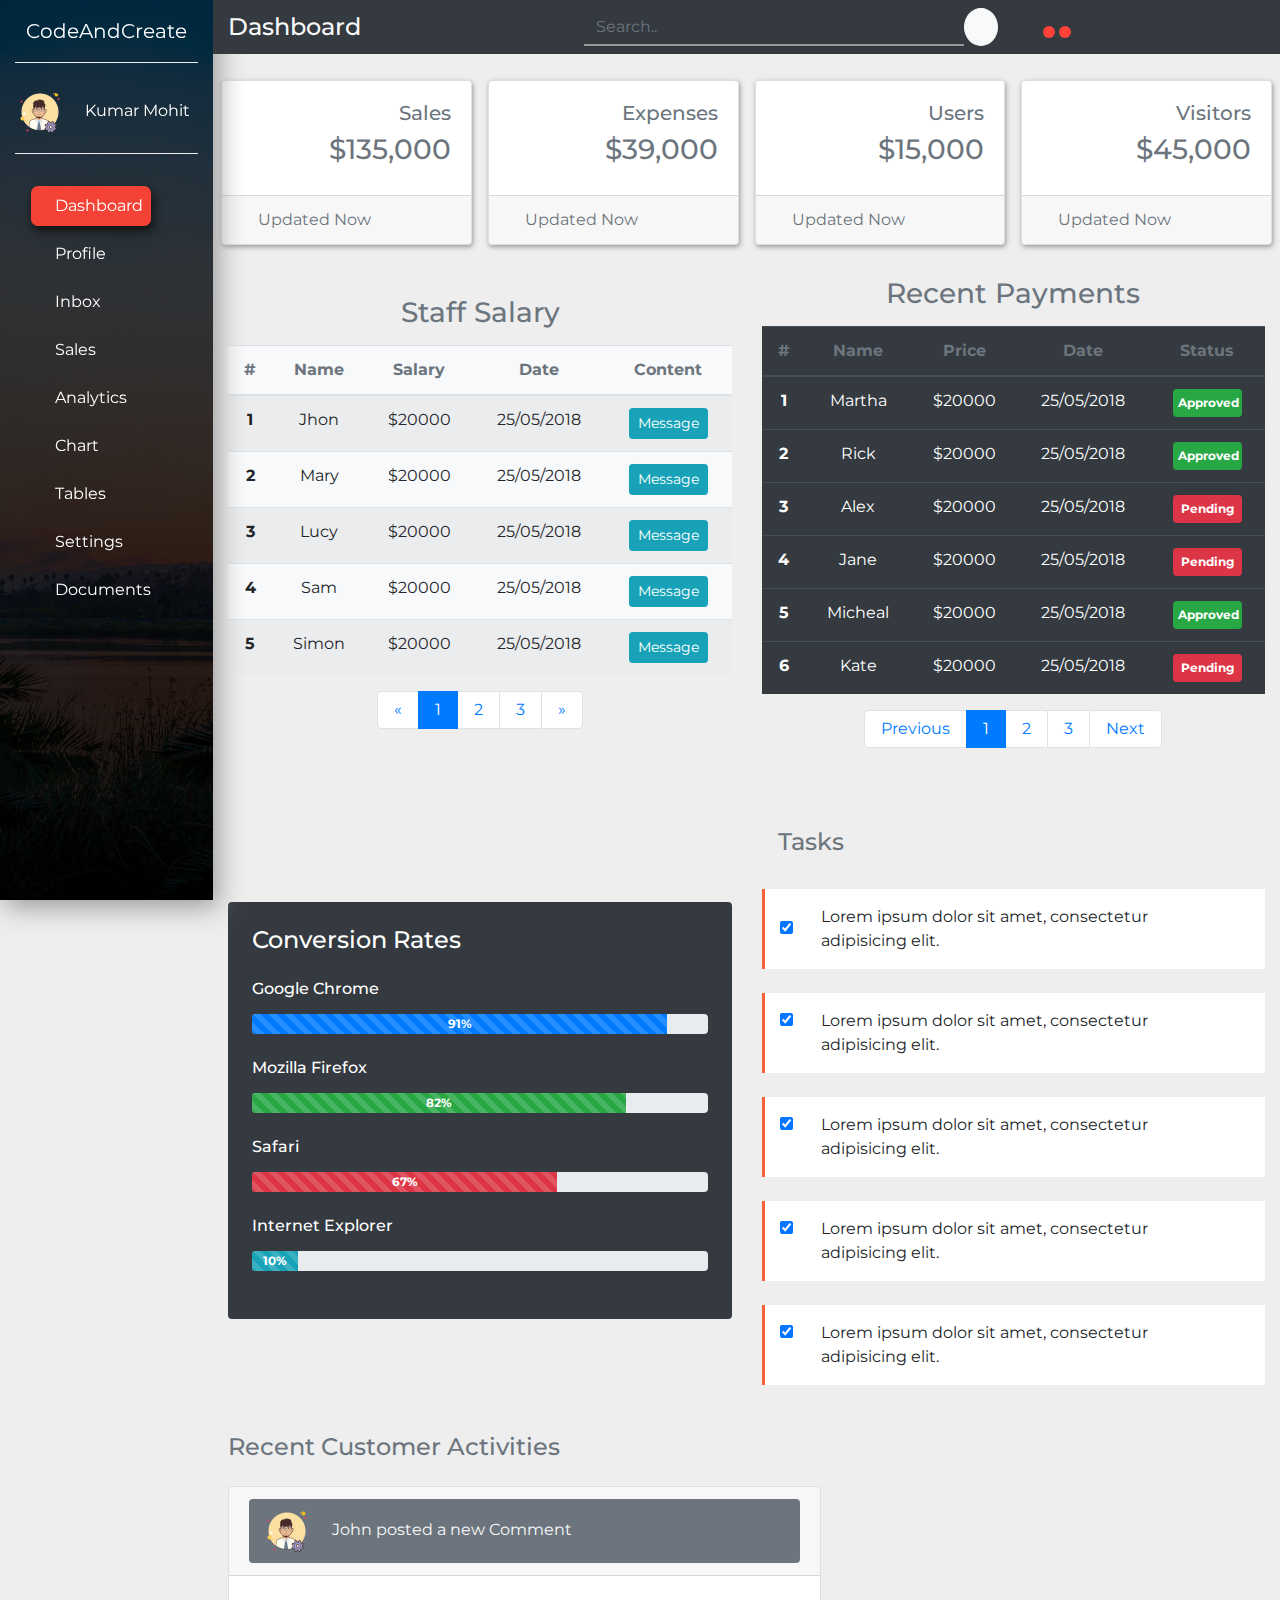
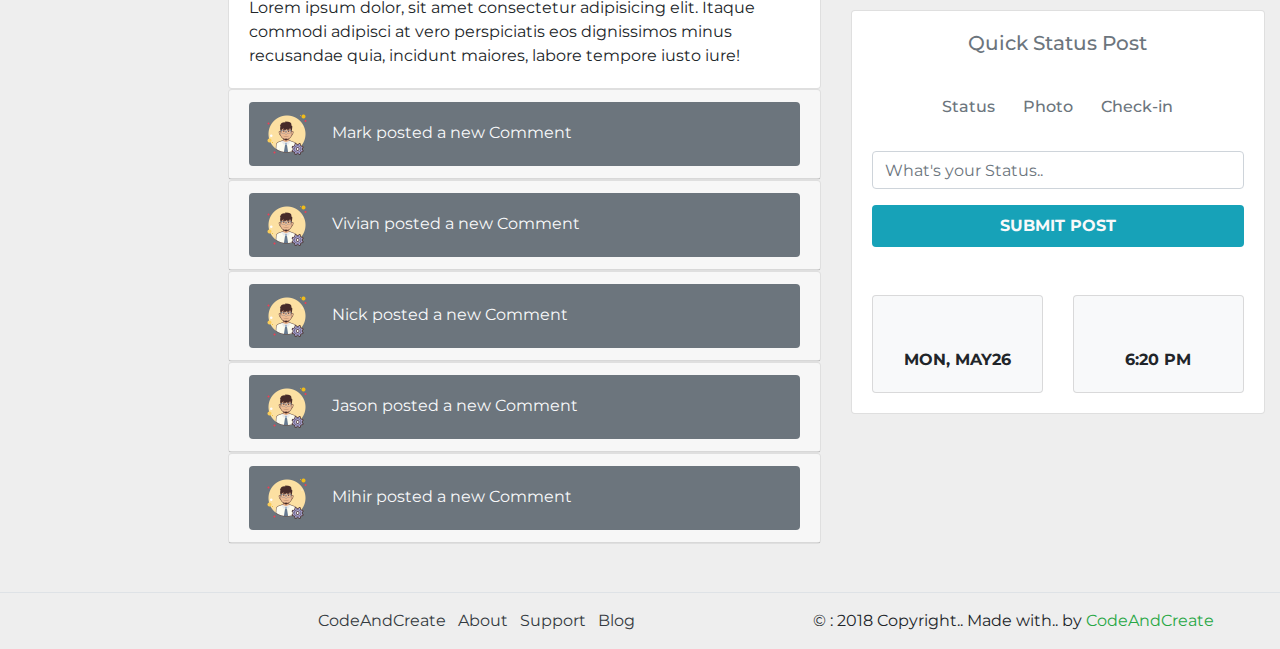
<file: index.html>
<!DOCTYPE html>
<html lang="en">
    <head>
        <meta chartset="utf-8">
        <meta name="viewport" content="width=device-width, initial-scale=1, shrink-to-fit-=no">
        <link rel='title icon' href='images/image1.jpeg'>
        <link rel="stylesheet" href="https://stackpath.bootstrapcdn.com/bootstrap/4.3.1/css/bootstrap.min.css" 
        integrity="sha384-ggOyR0iXCbMQv3Xipma34MD+dH/1fQ784/j6cY/iJTQUOhcWr7x9JvoRxT2MZw1T" 
        crossorigin="anonymous">
        <!--<script defer src='https://use.fontawesome.com/releases/v5.0.10/js/all.js'
        integrity='' 
        crossorigin="anonymous"></script>-->
        <!-- <script src="font.js"></script> -->
        <script src="fontAwesome.js"></script>
        <!-- <script src="https://kit.fontawesome.com/d8658c5839.js" crossorigin="anonymous"></script> -->
        <link href="https://fonts.googleapis.com/css2?family=Montserrat" rel="stylesheet">
        <link rel="stylesheet" href="style.css"> 
        <title>Admin Dashboard</title>
    </head>
    <body>
        <!--nav bar--> 
        <nav class="navbar navbar-expand-md navbar-light">
            <button class="navbar-toggler ml-auto mb-2 bg-light" 
            type="button" data-toggle="collapse" 
            data-target="#myNavbar">
                <span class="navbar-toggler-icon"></span>
            </button>
            <div class="collapse navbar-collapse" id="myNavbar">
               <div class="container-fluid">
                   <div class="row">
                       <!--nav side bar-->
                       <div class="col-xl-2 col-lg-3 col-md-4 sidebar fixed-top">
                           <a href="#" class="navbar-brand text-white 
                           d-block mx-auto text-center py-3 mb-4
                           button-border">CodeAndCreate</a>
                           <div class="button-border pb-3">
                               <img src="images/admin.jpeg" width="50"
                               class="rounded-circle mr-3">
                               <a href="#" class="text-white">Kumar Mohit</a>
                        </div>
                        <ul class="navbar nav flex-column mt-4">
                            <li class="nav-item mr-auto"><a href="#" 
                                class="nav-link text-white p-2 mb-2 current">
                                <i class="fas fa-home text-light fa-lg mr-3">
                                    </i>Dashboard</a>
                            </li>
                            <li class="nav-item mr-auto"><a href="#" 
                                class="nav-link text-white p-2 mb-2 sidebar-link">
                                <i class="fas fa-user text-light fa-lg mr-3">
                                    </i>Profile</a>
                            </li>
                            <li class="nav-item mr-auto"><a href="#" 
                                class="nav-link text-white p-2 mb-2 sidebar-link">
                                <i class="fas fa-envelope text-light fa-lg mr-3">
                                    </i>Inbox</a>
                            </li>
                            <li class="nav-item mr-auto"><a href="#" 
                                class="nav-link text-white p-2 mb-2 sidebar-link">
                                <i class="fas fa-shopping-cart text-light fa-lg mr-3">
                                    </i>Sales</a>
                            </li>
                            <li class="nav-item mr-auto"><a href="#" 
                                class="nav-link text-white p-2 mb-2 sidebar-link">
                                <i class="fas fa-chart-line text-light fa-lg mr-3">
                                    </i>Analytics</a>
                            </li>
                            <li class="nav-item mr-auto"><a href="#" 
                                class="nav-link text-white p-2 mb-2 sidebar-link">
                                <i class="fas fa-chart-bar text-light fa-lg mr-3">
                                    </i>Chart</a>
                            </li>
                            <li class="nav-item mr-auto"><a href="#" 
                                class="nav-link text-white p-2 mb-2 sidebar-link">
                                <i class="fas fa-table text-light fa-lg mr-3">
                                    </i>Tables</a>
                            </li>
                            <li class="nav-item mr-auto"><a href="#" 
                                class="nav-link text-white p-2 mb-2 sidebar-link">
                                <i class="fas fa-wrench text-light fa-lg mr-3">
                                    </i>Settings</a>
                            </li>
                            <li class="nav-item mr-auto"><a href="#" 
                                class="nav-link text-white p-2 mb-2 sidebar-link">
                                <i class="fas fa-file-alt text-light fa-lg mr-3">
                                    </i>Documents</a>
                            </li>
                        </ul>

                       </div>
                       <!--nav side bar end-->
                       <!--top bar-->
                       <div class=" col-xl-10 col-lg-9 col-md-8 ml-auto bg-dark fixed-top py-2 top-navbar">
                           <div class="row align-items-center">
                               <div class="col-md-4">
                                   <h4 class="text-light 
                                   test-uppercase mb-0">Dashboard</h4>

                               </div>
                               <div class="col-md-5">
                                   <form>
                                       <div class="input-group">
                                           <input type="text" class="form-control search-input"
                                           placeholder="Search..">
                                           <button type="button" class="btn btn-light search-button">
                                               <i class="fas fa-search text-danger"></i>

                                           </button>
                                       </div>
                                   </form>

                               </div>
                               <div class="col-md 3">
                                   <ul class="navbar-nav">
                                       <li class="nav-item icon-parent">
                                           <a href="#" class="nav-link icon-bullet">
                                            <i class="fas fa-comments text-muted fa-lg"></i>
                                           </a>
                                       </li>
                                       <li class="nav-item icon-parent">
                                        <a href="#" class="nav-link icon-bullet">
                                         <i class="fas fa-bell text-muted fa-lg"></i>
                                        </a>
                                    </li>
                                    <li class="nav-item ml-md-auto">
                                        <a href="#" class="nav-link" data-toggle="modal"
                                        data-target="#sign-out">
                                         <i class="fas fa-sign-out-alt text-danger fa-lg"></i>
                                        </a>
                                    </li>
                                   </ul>
                               </div>
                           </div>
                       </div>
                       <!--end of top bar-->               
                    </div>         
                </div>
            </div>
        </nav>
        <!--end of nav bar-->
        <!-- modal -->
        <div class="modal fade" id="sign-out">
            <div class="modal-dialog">
                <div class="modal-content">
                    <div class="modal-header">
                        <h4 class="modaltitle">Want to leave?</h4> 
                        <button type="button" class="close" 
                        data-dismiss="modal">&times;
                    </button>                        
                    </div>
                    <div class="modal-body">
                        Press Logout to leave
                    </div>
                    <div class="modal-footer">
                        <button type="button" class="btn btn-success"
                        data-dismiss="modal">Stay Here</button>
                        <button type="button" class="btn btn-danger"
                        data-dismiss="modal">Logout</button>
                    </div>
                </div>
            </div>
        </div>
        <!-- end of modal -->
        <!-- cards -->
        <section>
            <div class="container-fluid">
                <div class="row">
                    <div class="col-xl-10 col-lg-9 col-md-8 ml-auto">
                        <div class="row pt-md-5 mt-md-2 mb-4">
                            <div class="col-xl-3 col-sm-6 col-md-6 p-2">
                                <div class="card card-common">
                                    <div class="card-body">
                                        <div class="d-flex justify-content-between">
                                            <i class="fas fa-shopping-cart fa-3x 
                                            text-warning"></i>
                                            <div class="text-right text-secondary">
                                                <h5>Sales</h5>
                                                <h3>$135,000</h3>
                                            </div>
                                        </div>
                                    </div>
                                    <div class="card-footer text-secondary">
                                        <i class="fas fa-sync mr-3"></i>
                                        <span>Updated Now</span>
                                    </div>
                                </div>
                            </div>
                            <div class="col-xl-3 col-sm-6 col-md-6 p-2">
                                <div class="card card-common">
                                    <div class="card-body">
                                        <div class="d-flex justify-content-between">
                                            <i class="fas fa-money-bill-alt fa-3x 
                                            text-success"></i>
                                            <div class="text-right text-secondary">
                                                <h5>Expenses</h5>
                                                <h3>$39,000</h3>
                                            </div>
                                        </div>
                                    </div>
                                    <div class="card-footer text-secondary">
                                        <i class="fas fa-sync mr-3"></i>
                                        <span>Updated Now</span>
                                    </div>
                                </div>
                            </div>
                            <div class="col-xl-3 col-sm-6 col-md-6 p-2">
                                <div class="card card-common">
                                    <div class="card-body">
                                        <div class="d-flex justify-content-between">
                                            <i class="fas fa-users fa-3x 
                                            text-info"></i>
                                            <div class="text-right text-secondary">
                                                <h5>Users</h5>
                                                <h3>$15,000</h3>
                                            </div>
                                        </div>
                                    </div>
                                    <div class="card-footer text-secondary">
                                        <i class="fas fa-sync mr-3"></i>
                                        <span>Updated Now</span>
                                    </div>
                                </div>
                            </div>
                            <div class="col-xl-3 col-sm-6 col-md-6 p-2">
                                <div class="card card-common">
                                    <div class="card-body">
                                        <div class="d-flex justify-content-between">
                                            <i class="fas fa-chart-line fa-3x 
                                            text-danger"></i>
                                            <div class="text-right text-secondary">
                                                <h5>Visitors</h5>
                                                <h3>$45,000</h3>
                                            </div>
                                        </div>
                                    </div>
                                    <div class="card-footer text-secondary">
                                        <i class="fas fa-sync mr-3"></i>
                                        <span>Updated Now</span>
                                    </div>
                                </div>
                            </div>
                        </div>
                    </div>
                </div>
            </div>
        </section>
        <!-- end of card -->
        <!-- tables -->
        <section>
            <div class="container-fluid">
                <div class="row mb-5">
                    <div class="col-xl-10 col-md-8 col-lg-9 ml-auto">
                        <div class="row align-items-center">
                            <div class="col-xl-6 col-12 mb-4 mb-xl-0">
                                <h3 class="text-muted text-center mb-3">Staff Salary</h3>
                                <table class="table table-striped bg-light text-center">
                                    <thead>
                                        <tr class="text-muted">
                                            <th>#</th>
                                            <th>Name</th>
                                            <th>Salary</th>
                                            <th>Date</th>
                                            <th>Content</th>
                                        </tr>
                                    </thead>
                                    <tbody>
                                        <tr>
                                            <th>1</th>
                                            <td>Jhon</td>
                                            <td>$20000</td>
                                            <td>25/05/2018</td>
                                            <td><button type="button" class="btn btn-info btn-sm">Message</button></td>
                                        </tr>
                                        <tr>
                                            <th>2</th>
                                            <td>Mary</td>
                                            <td>$20000</td>
                                            <td>25/05/2018</td>
                                            <td><button type="button" class="btn btn-info btn-sm">Message</button></td>
                                        </tr>
                                        <tr>
                                            <th>3</th>
                                            <td>Lucy</td>
                                            <td>$20000</td>
                                            <td>25/05/2018</td>
                                            <td><button type="button" class="btn btn-info btn-sm">Message</button></td>
                                        </tr>
                                        <tr>
                                            <th>4</th>
                                            <td>Sam</td>
                                            <td>$20000</td>
                                            <td>25/05/2018</td>
                                            <td><button type="button" class="btn btn-info btn-sm">Message</button></td>
                                        </tr>
                                        <tr>
                                            <th>5</th>
                                            <td>Simon</td>
                                            <td>$20000</td>
                                            <td>25/05/2018</td>
                                            <td><button type="button" class="btn btn-info btn-sm">Message</button></td>
                                        </tr>
                                    </tbody>
                                </table>

                                <!-- pagination -->
                                <nav>
                                    <ul class="pagination justify-content-center">
                                        <li class="page-item">
                                            <a href="#" class="page-link py-2 px-3">
                                                <span>&laquo;</span>
                                            </a>
                                        </li>
                                        <li class="page-item active">
                                            <a href="#" class="page-link py-2 px-3">
                                                <span>1</span>
                                            </a>
                                        </li>
                                        <li class="page-item">
                                            <a href="#" class="page-link py-2 px-3">
                                                <span>2</span>
                                            </a>
                                        </li>
                                        <li class="page-item">
                                            <a href="#" class="page-link py-2 px-3">
                                                <span>3</span>
                                            </a>
                                        </li>
                                        <li class="page-item">
                                            <a href="#" class="page-link py-2 px-3">
                                                <span>&raquo;</span>
                                            </a>
                                        </li>
                                    </ul>
                                </nav>
                                <!-- end of pagination -->
                            </div>
                            <div class="col-xl-6 col-12">
                                <h3 class="text-muted text-center mb-3">Recent Payments</h3>
                                <table class="table table-dark table-hover text-center">
                                    <thead>
                                        <tr class="text-muted">
                                            <th>#</th>
                                            <th>Name</th>
                                            <th>Price</th>
                                            <th>Date</th>
                                            <th>Status</th>
                                        </tr>
                                    </thead>
                                    <tbody>
                                        <tr>
                                            <th>1</th>
                                            <td>Martha</td>
                                            <td>$20000</td>
                                            <td>25/05/2018</td>
                                            <td><span class="badge badge-success w-75 py-2">Approved</span></td>
                                        </tr> 
                                        <tr>
                                            <th>2</th>
                                            <td>Rick</td>
                                            <td>$20000</td>
                                            <td>25/05/2018</td>
                                            <td><span class="badge badge-success w-75 py-2">Approved</span></td>
                                        </tr> 
                                        <tr>
                                            <th>3</th>
                                            <td>Alex</td>
                                            <td>$20000</td>
                                            <td>25/05/2018</td>
                                            <td><span class="badge badge-danger w-75 py-2">Pending</span></td>
                                        </tr> 
                                        <tr>
                                            <th>4</th>
                                            <td>Jane</td>
                                            <td>$20000</td>
                                            <td>25/05/2018</td>
                                            <td><span class="badge badge-danger w-75 py-2">Pending</span></td>
                                        </tr> 
                                        <tr>
                                            <th>5</th>
                                            <td>Micheal</td>
                                            <td>$20000</td>
                                            <td>25/05/2018</td>
                                            <td><span class="badge badge-success w-75 py-2">Approved</span></td>
                                        </tr> 
                                        <tr>
                                            <th>6</th>
                                            <td>Kate</td>
                                            <td>$20000</td>
                                            <td>25/05/2018</td>
                                            <td><span class="badge badge-danger w-75 py-2">Pending</span></td>
                                        </tr> 
                                    </tbody>
                                </table>
                                <!-- pagination -->
                                <nav>
                                    <ul class="pagination justify-content-center">
                                        <li class="page-item">
                                            <a href="#" class="page-link py-2 px-3">
                                                <span>Previous</span>
                                            </a>
                                        </li>
                                        <li class="page-item active">
                                            <a href="#" class="page-link py-2 px-3">
                                                <span>1</span>
                                            </a>
                                        </li>
                                        <li class="page-item">
                                            <a href="#" class="page-link py-2 px-3">
                                                <span>2</span>
                                            </a>
                                        </li>
                                        <li class="page-item">
                                            <a href="#" class="page-link py-2 px-3">
                                                <span>3</span>
                                            </a>
                                        </li>
                                        <li class="page-item">
                                            <a href="#" class="page-link py-2 px-3">
                                                <span>Next</span>
                                            </a>
                                        </li>
                                    </ul>
                                </nav>
                                <!-- end of pagination -->
                            </div>
                        </div>
                    </div>
                </div>
            </div>
        </section>
        <!-- end of tables -->

        <!-- progess task list -->
        <section>
            <div class="container-fluid">
                <div class="row">
                    <div class="col-xl-10 col-lg-9 col-md-8 ml-auto">
                        <div class="row mb-4 align-items-center">
                            <div class="col-xl-6 col-12 mb-4 mb-xl-0">
                                <div class="bg-dark text-white p-4 rounded">
                                    <h4 class="mb-4">Conversion Rates</h4>
                                    <h6 class="mb-3">Google Chrome</h6>
                                    <div class="progress mb-4" style="height:20px">
                                        <div class="progress-bar progress-bar-striped
                                        font-weight-bold"
                                         style="width:91%">
                                            91%
                                        </div>
                                    </div>
                                    <h6 class="mb-3">Mozilla Firefox</h6>
                                    <div class="progress mb-4" style="height:20px">
                                        <div class="progress-bar progress-bar-striped
                                        font-weight-bold bg-success"
                                         style="width:82%">
                                            82%
                                        </div>
                                    </div>
                                    <h6 class="mb-3">Safari</h6>
                                    <div class="progress mb-4" style="height:20px">
                                        <div class="progress-bar progress-bar-striped
                                        font-weight-bold bg-danger"
                                         style="width:67%">
                                            67%
                                        </div>
                                    </div>
                                    <h6 class="mb-3">Internet Explorer</h6>
                                    <div class="progress mb-4" style="height:20px">
                                        <div class="progress-bar progress-bar-striped
                                        font-weight-bold bg-info"
                                         style="width:10%">
                                            10%
                                        </div>
                                    </div>
                                </div>
                            </div>
                            <div class="col-xl-6 col-12">
                                <h4 class="text-muted p-3 mb-3">Tasks</h4>
                                <div class="container-fluid bg-white">
                                    <div class="row py-3 mb-4 task-border align-items-center">
                                        <div class="col-1">
                                            <input type="checkbox" checked>
                                        </div>
                                        <div class="col-sm-9 col-8">
                                            Lorem ipsum dolor sit amet, consectetur adipisicing elit.
                                        </div>
                                        <div class="col-1">
                                            <a href="#" data-toggle="tooltip" title="<h6>edit</h6>"
                                                 data-placement="top" data-html="true"><i class="fas fa-edit fa-lg 
                                                text-success mr-2"></i></a>
                                        </div>
                                        <div class="col-1">
                                            <a href="#" data-toggle="tooltip" title="<h6>delete</h6>"
                                                 data-placement="top" data-html="true"><i class="fas fa-trash-alt fa-lg 
                                                text-danger"></i></a>
                                        </div>
                                    </div>
                                </div>
                                <div class="container-fluid bg-white">
                                    <div class="row py-3 mb-4 task-border">
                                        <div class="col-1">
                                            <input type="checkbox" checked>
                                        </div>
                                        <div class="col-sm-9 col-8">
                                            Lorem ipsum dolor sit amet, consectetur adipisicing elit.
                                        </div>
                                        <div class="col-1">
                                            <a href="#" data-toggle="tooltip" title="<h6>edit</h6>"
                                                 data-placement="top" data-html="true"><i class="fas fa-edit fa-lg 
                                                text-success mr-2"></i></a>
                                        </div>
                                        <div class="col-1">
                                            <a href="#" data-toggle="tooltip" title="<h6>delete</h6>"
                                                 data-placement="top" data-html="true"><i class="fas fa-trash-alt fa-lg 
                                                text-danger"></i></a>
                                        </div>
                                    </div>
                                </div>
                                <div class="container-fluid bg-white">
                                    <div class="row py-3 mb-4 task-border">
                                        <div class="col-1">
                                            <input type="checkbox" checked>
                                        </div>
                                        <div class="col-sm-9 col-8">
                                            Lorem ipsum dolor sit amet, consectetur adipisicing elit.
                                        </div>
                                        <div class="col-1">
                                            <a href="#" data-toggle="tooltip" title="<h6>edit</h6>"
                                                 data-placement="top" data-html="true"><i class="fas fa-edit fa-lg 
                                                text-success mr-2"></i></a>
                                        </div>
                                        <div class="col-1">
                                            <a href="#" data-toggle="tooltip" title="<h6>delete</h6>"
                                                 data-placement="top" data-html="true"><i class="fas fa-trash-alt fa-lg 
                                                text-danger"></i></a>
                                        </div>
                                    </div>
                                </div>
                                <div class="container-fluid bg-white">
                                    <div class="row py-3 mb-4 task-border">
                                        <div class="col-1">
                                            <input type="checkbox" checked>
                                        </div>
                                        <div class="col-sm-9 col-8">
                                            Lorem ipsum dolor sit amet, consectetur adipisicing elit.
                                        </div>
                                        <div class="col-1">
                                            <a href="#" data-toggle="tooltip" title="<h6>edit</h6>"
                                                 data-placement="top" data-html="true"><i class="fas fa-edit fa-lg 
                                                text-success mr-2"></i></a>
                                        </div>
                                        <div class="col-1">
                                            <a href="#" data-toggle="tooltip" title="<h6>delete</h6>"
                                                 data-placement="top" data-html="true"><i class="fas fa-trash-alt fa-lg 
                                                text-danger"></i></a>
                                        </div>
                                    </div>
                                </div>
                                <div class="container-fluid bg-white">
                                    <div class="row py-3 mb-4 task-border">
                                        <div class="col-1">
                                            <input type="checkbox" checked>
                                        </div>
                                        <div class="col-sm-9 col-8">
                                            Lorem ipsum dolor sit amet, consectetur adipisicing elit.
                                        </div>
                                        <div class="col-1">
                                            <a href="#" data-toggle="tooltip" title="<h6>edit</h6>"
                                                 data-placement="top" data-html="true"><i class="fas fa-edit fa-lg 
                                                text-success mr-2"></i></a>
                                        </div>
                                        <div class="col-1">
                                            <a href="#" data-toggle="tooltip" title="<h6>delete</h6>"
                                                 data-placement="top" data-html="true"><i class="fas fa-trash-alt fa-lg 
                                                text-danger"></i></a>
                                        </div>
                                    </div>
                                </div>
                            </div>
                        </div>
                    </div>
                </div>
            </div>
        </section>
        <!-- end of progess/ task list -->

        <!-- activities/ quick post -->
        <div class="container-fluid">
            <div class="row">
                <div class="col-xl-10 col-lg-9 col-md-8 ml-auto">
                    <div class="row align-items-center mb-5">
                        <div class="col-xl-7">
                            <h4 class="text-muted mb-4">Recent Customer Activities</h4>
                            <div id="accordion">
                                <div class="card">
                                    <div class="card-header">
                                        <button class="btn btn-block bg-secondary text-light text-left" 
                                        data-toggle="collapse" data-target="#collapseOne">
                                            <img src="images/admin.jpeg" width="50" class="mr-3 rounded">
                                            John posted a new Comment
                                        </button>
                                    </div>
                                    <div class="collapse show" id="collapseOne"data-parent="#accordion">
                                        <div class="card-body">
                                            Lorem ipsum dolor, sit amet consectetur adipisicing elit. 
                                            Itaque commodi adipisci at vero perspiciatis 
                                            eos dignissimos minus recusandae quia, 
                                            incidunt maiores, labore tempore iusto iure!
                                        </div>
                                    </div>
                                </div>
                                <div class="card">
                                    <div class="card-header">
                                        <button class="btn btn-block bg-secondary text-light text-left" 
                                        data-toggle="collapse" data-target="#collapseTwo">
                                            <img src="images/admin.jpeg" width="50" class="mr-3 rounded">
                                            Mark posted a new Comment
                                        </button>
                                    </div>
                                    <div class="collapse" id="collapseTwo"data-parent="#accordion">
                                        <div class="card-body">
                                            Lorem ipsum dolor, sit amet consectetur adipisicing elit. 
                                            Itaque commodi adipisci at vero perspiciatis 
                                            eos dignissimos minus recusandae quia, 
                                            incidunt maiores, labore tempore iusto iure!
                                        </div>
                                    </div>
                                </div>
                                <div class="card">
                                    <div class="card-header">
                                        <button class="btn btn-block bg-secondary text-light text-left" 
                                        data-toggle="collapse" data-target="#collapseThree">
                                            <img src="images/admin.jpeg" width="50" class="mr-3 rounded">
                                            Vivian posted a new Comment
                                        </button>
                                    </div>
                                    <div class="collapse" id="collapseThree"data-parent="#accordion">
                                        <div class="card-body">
                                            Lorem ipsum dolor, sit amet consectetur adipisicing elit. 
                                            Itaque commodi adipisci at vero perspiciatis 
                                            eos dignissimos minus recusandae quia, 
                                            incidunt maiores, labore tempore iusto iure!
                                        </div>
                                    </div>
                                </div>
                                <div class="card">
                                    <div class="card-header">
                                        <button class="btn btn-block bg-secondary text-light text-left" 
                                        data-toggle="collapse" data-target="#collapseFour">
                                            <img src="images/admin.jpeg" width="50" class="mr-3 rounded">
                                            Nick posted a new Comment
                                        </button>
                                    </div>
                                    <div class="collapse" id="collapseFour"data-parent="#accordion">
                                        <div class="card-body">
                                            Lorem ipsum dolor, sit amet consectetur adipisicing elit. 
                                            Itaque commodi adipisci at vero perspiciatis 
                                            eos dignissimos minus recusandae quia, 
                                            incidunt maiores, labore tempore iusto iure!
                                        </div>
                                    </div>
                                </div>

                                <div class="card">
                                    <div class="card-header">
                                        <button class="btn btn-block bg-secondary text-light text-left" 
                                        data-toggle="collapse" data-target="#collapseFive">
                                            <img src="images/admin.jpeg" width="50" class="mr-3 rounded">
                                            Jason posted a new Comment
                                        </button>
                                    </div>
                                    <div class="collapse" id="collapseFive"data-parent="#accordion">
                                        <div class="card-body">
                                            Lorem ipsum dolor, sit amet consectetur adipisicing elit. 
                                            Itaque commodi adipisci at vero perspiciatis 
                                            eos dignissimos minus recusandae quia, 
                                            incidunt maiores, labore tempore iusto iure!
                                        </div>
                                    </div>
                                </div>
                                <div class="card">
                                    <div class="card-header">
                                        <button class="btn btn-block bg-secondary text-light text-left" 
                                        data-toggle="collapse" data-target="#collapseSix">
                                            <img src="images/admin.jpeg" width="50" class="mr-3 rounded">
                                            Mihir posted a new Comment
                                        </button>
                                    </div>
                                    <div class="collapse" id="collapseSix"data-parent="#accordion">
                                        <div class="card-body">
                                            Lorem ipsum dolor, sit amet consectetur adipisicing elit. 
                                            Itaque commodi adipisci at vero perspiciatis 
                                            eos dignissimos minus recusandae quia, 
                                            incidunt maiores, labore tempore iusto iure!
                                        </div>
                                    </div>
                                </div>
                            </div>
                        </div>
                        <div class="col-xl-5 mt-5">
                            <div class="card rounded">
                                <div class="card-body">
                                    <h5 class="text-muted text-center mb-4">Quick Status Post</h5>
                                    <ul class="list-inline text-center py-3">
                                        <li class="list-inline-item mr-4">
                                            <a href="#"><i class="fas fa-pencil-alt text-success"></i>
                                            <span class="h6 text-muted">Status</span></a>
                                        </li>
                                        <li class="list-inline-item mr-4">
                                            <a href="#"><i class="fas fa-camera text-info"></i>
                                            <span class="h6 text-muted">Photo</span></a>
                                        </li>
                                        <li class="list-inline-item">
                                            <a href="#"><i class="fas fa-map-marker-alt text-primary"></i>
                                            <span class="h6 text-muted">Check-in</span></a>
                                        </li>
                                    </ul>
                                    <form>
                                        <div class="form-group">
                                            <input type="text" class="form-control py-2 mb-3"
                                            placeholder="What's your Status..">
                                            <button class="btn btn-block text-uppercase 
                                            font-weight-bold text-light bg-info py-2 mb-5">Submit Post</button>
                                        </div>
                                    </form>
                                    <div class="row">
                                        <div class="col-6">
                                            <div class="card bg-light">
                                                <i class="far fa-calendar-alt fa-8x 
                                                text-warning d-block m-auto py-3"></i>
                                                <div class="card-body">
                                                    <p class="card-text text-center font-weight-bold
                                                    text-uppercase">Mon, may26</p>
                                                </div>
                                            </div>
                                        </div>
                                        <div class="col-6">
                                            <div class="card bg-light">
                                                <i class="far fa-clock fa-8x 
                                                text-danger d-block m-auto py-3"></i>
                                                <div class="card-body">
                                                    <p class="card-text text-center font-weight-bold
                                                    text-uppercase">6:20 PM</p>
                                                </div>
                                            </div>
                                        </div>
                                    </div>
                                </div>
                            </div>
                        </div>
                    </div>
                </div>
            </div>
        </div>
        <!-- activities/ quick post ends -->
        <!-- footer -->
        <div class="footer">
            <div class="container-fluid">
                <div class="row border-top pt-3">
                    <div class="col-xl-10 col-lg-9 col-md-8 ml-auto">
                        <div class="row">
                            <div class="col-lg-6 text-center">
                                <ul class="list-inline">
                                    <li class="list-inline-item mr-2">
                                        <a href="#" class="text-dark">CodeAndCreate</a>
                                    </li>
                                    <li class="list-inline-item mr-2">
                                        <a href="#" class="text-dark">About</a>
                                    </li>
                                    <li class="list-inline-item mr-2">
                                        <a href="#" class="text-dark">Support</a>
                                    </li>
                                    <li class="list-inline-item mr-2">
                                        <a href="#" class="text-dark">Blog</a>
                                    </li>
                                </ul>
                            </div>
                            <div class="col-lg-6 text-center">
                                <p>&copy : 2018 Copyright.. Made with.. <i 
                                    class="fas fa-heart text-danger"></i>by 
                                <span class="text-success">CodeAndCreate</span></p>
                            </div>
                        </div>
                    </div>
                </div>
            </div>
        </div>
        <!-- end of footer -->
        <script src="https://code.jquery.com/jquery-3.3.1.slim.min.js" 
        integrity="sha384-q8i/X+965DzO0rT7abK41JStQIAqVgRVzpbzo5smXKp4YfRvH+8abtTE1Pi6jizo" 
        crossorigin="anonymous"></script>
        <script src="https://cdnjs.cloudflare.com/ajax/libs/popper.js/1.14.7/umd/popper.min.js" 
        integrity="sha384-UO2eT0CpHqdSJQ6hJty5KVphtPhzWj9WO1clHTMGa3JDZwrnQq4sF86dIHNDz0W1" 
        crossorigin="anonymous"></script>
        <script src="https://stackpath.bootstrapcdn.com/bootstrap/4.3.1/js/bootstrap.min.js" 
        integrity="sha384-JjSmVgyd0p3pXB1rRibZUAYoIIy6OrQ6VrjIEaFf/nJGzIxFDsf4x0xIM+B07jRM" 
        crossorigin="anonymous"></script>
        <script src='script.js'></script>
    </body>
</html>
</file>
<file: style.css>
body {
    font-family: 'Montserrat', sans-serif;
    background-color: #eee;
}
/* nav bar*/
.sidebar {
    height: 100vh;
    background: linear-gradient(rgba(0,0,0,.7),rgba(0,0,0,.9)),
    url(images/image1.jpeg);
    background-repeat: no-repeat;
    background-position: center;
    background-size: cover;
    box-shadow: 5px 7px 25px #999;
}
.button-border{
    border-bottom: 1px groove #eee;
}
.sidebar-link{
    transition: all, .4s;
}
.sidebar-link:hover{
    background-color: #444;
    border-radius: 5px;
}
.current{
    background-color: #f44336;
    border-radius: 7px;
    box-shadow:2px 5px 10px #111;
    transition:all .3s;
}
.current:hover{
    background-color: #f66436;
    border-radius: 7px;
    box-shadow: 2px 5px 20px;
    transform: translateY(-1px);
}
.search-input{
    background:transparent;
    border:none;
    border-radius: 0px;
    border-bottom: 2px solid #999;
    transition: all .4s;
}
.search-input:focus{
    background: transparent;
    box-shadow: none;
    border-bottom: 2px solid #dc3545;
}
.search-button{
    border-radius: 50%;
    padding: 5px 16px;
    transition:all .4s;
}
.search-button:hover{
    background-color: #eee;
    transform:translateY(-1px);
}
.icon-parent{
    position:relative;
}
.icon-bullet::after{
    content:"";
    position:absolute;
    top:7px;
    left:15px;
    height:12px;
    width:12px;
    background-color: #ff4336;
    border-radius: 50%;
}
@media (max-width:768px){
    .sidebar{
        position:static;
        height:auto;
    }
    .top-navbar{
        position:static;
    }
}
/*end of nav bar*/
/* cards */
.card-common{
    box-shadow: 1px 2px 5px #999;
    transition: all .4s;
}
.card-common:hover{
    box-shadow: 2px 3px 15px #999;
    transform: translateY(-1px);
}
/* end of cards */
.task-border{
    border-left: 3px solid #f66436;
}
/* end of task list */
/* scroll bar */
body::-webkit-scrollbar{
    width: 8px;
}
body::-webkit-scrollbar-track{
    background: #eee;
    box-shadow: inset 0 0 6px rgba(0, 0, 0, 0.3);
}
body::-webkit-scrollbar-thumb{
    background: rgb(80, 77, 77);
    /* background-color: darkgrey; */
    /* outline: 1px solid slategrey; */
    border-radius:8px;
}
/* body::-webkit-scrollbar:hover{
    width: 10px;
} */
/* body::-webkit-scrollbar-track:hover{
    background-color: #999;
} */
body::-webkit-scrollbar-thumb:hover{
    background-color: rgb(29, 26, 26);
    /* border-radius:10px; */
}
</file>
